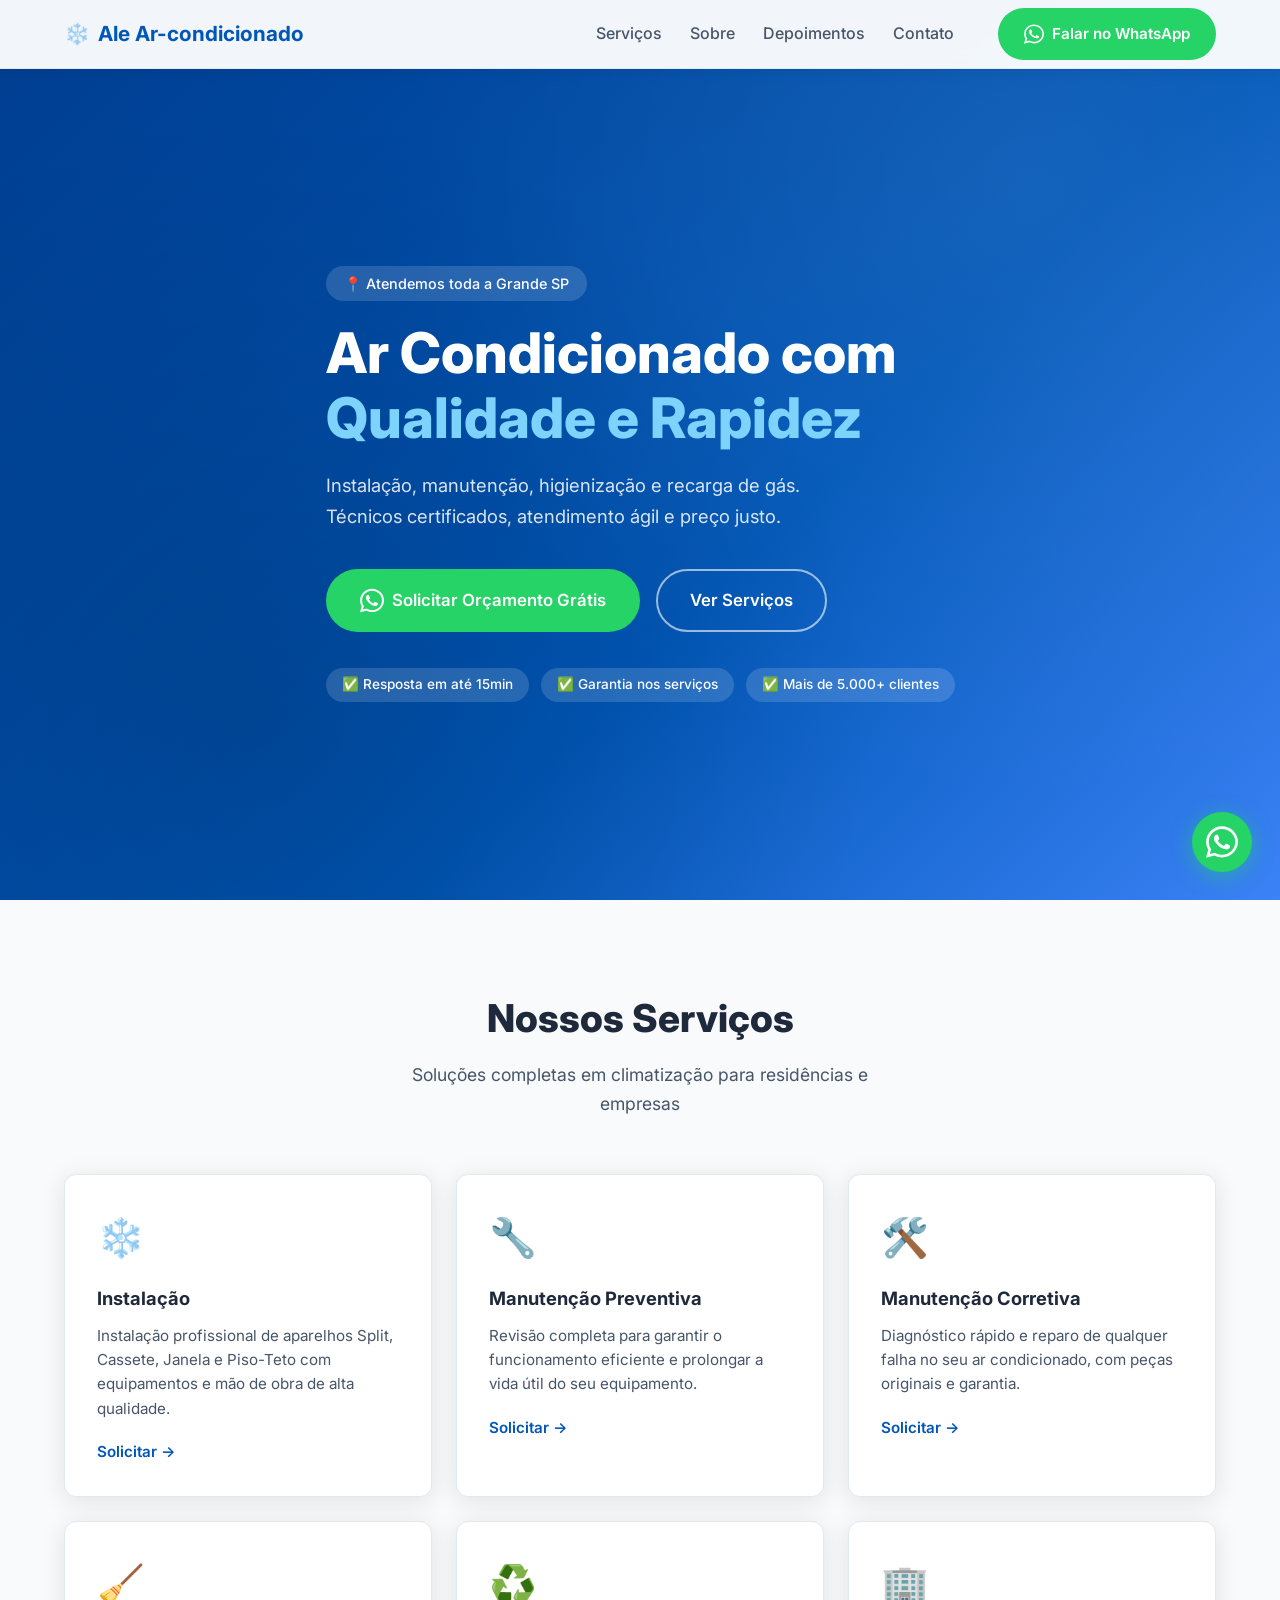
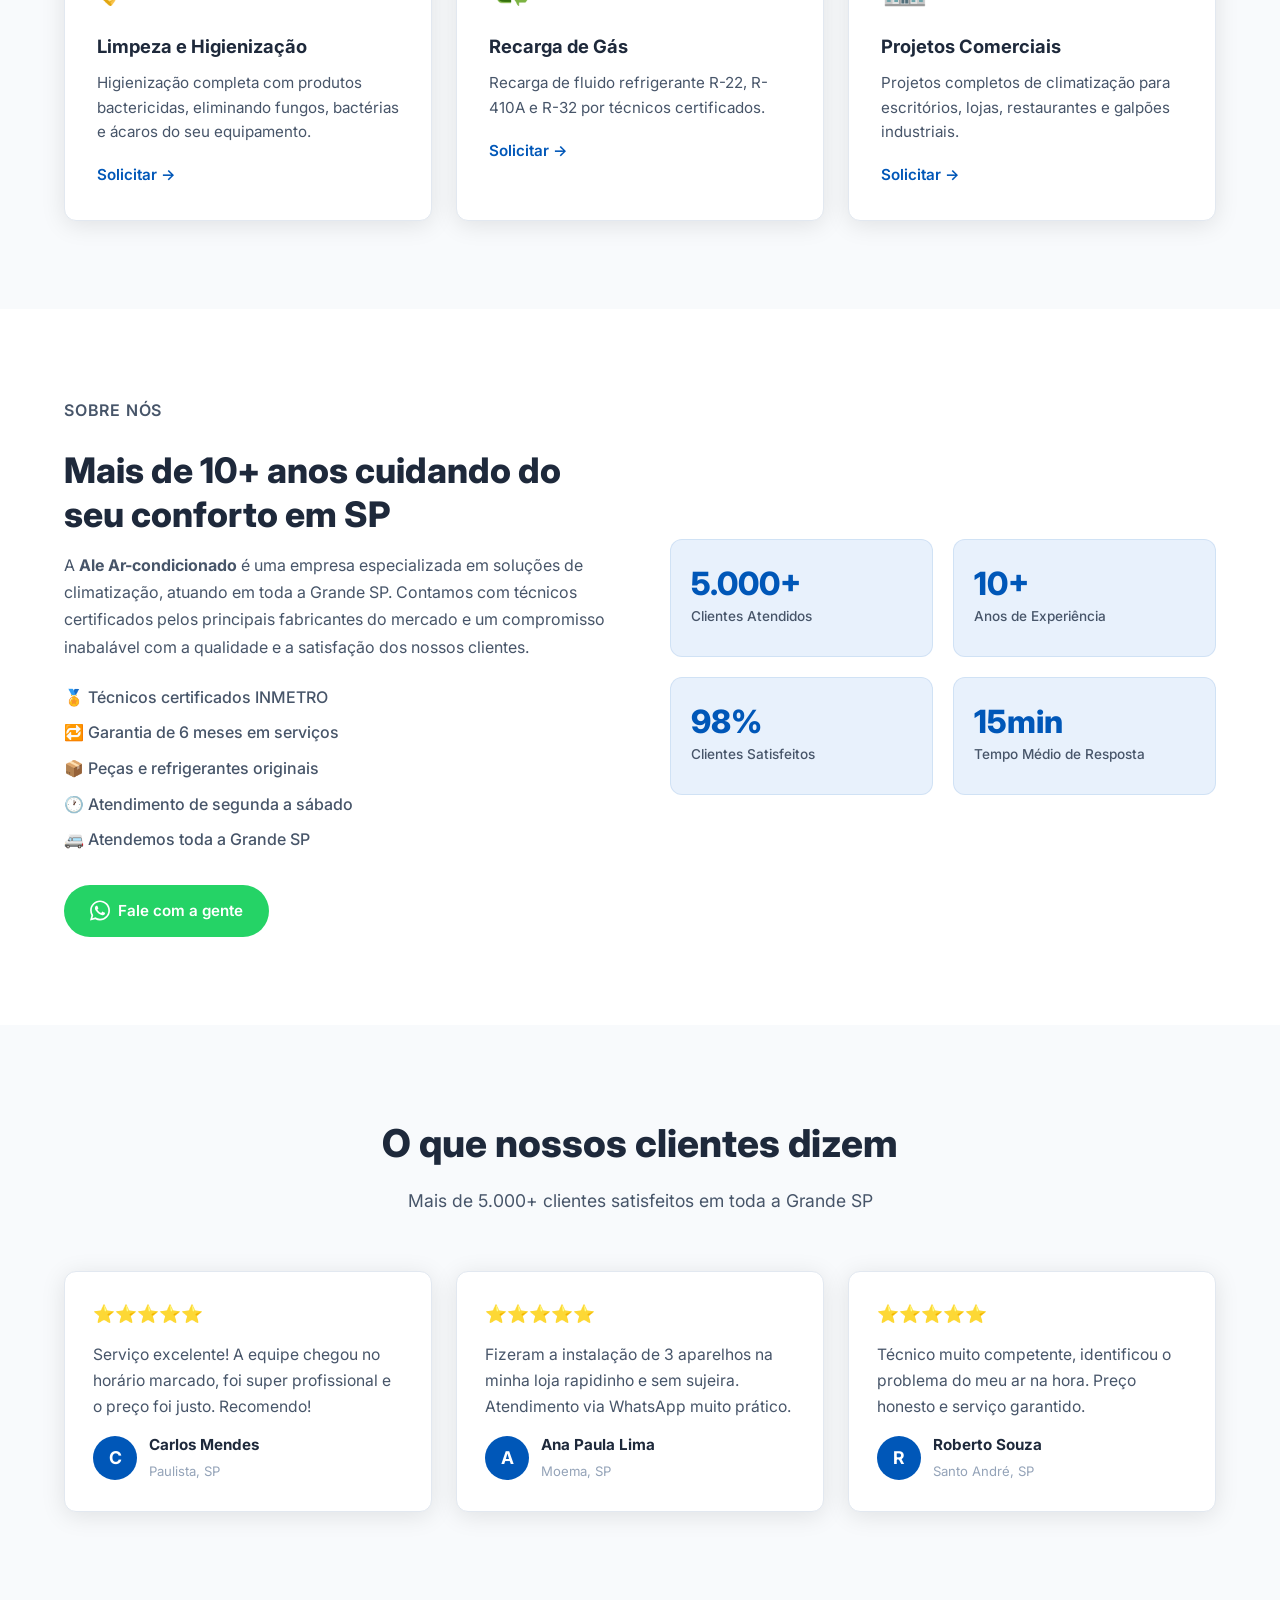
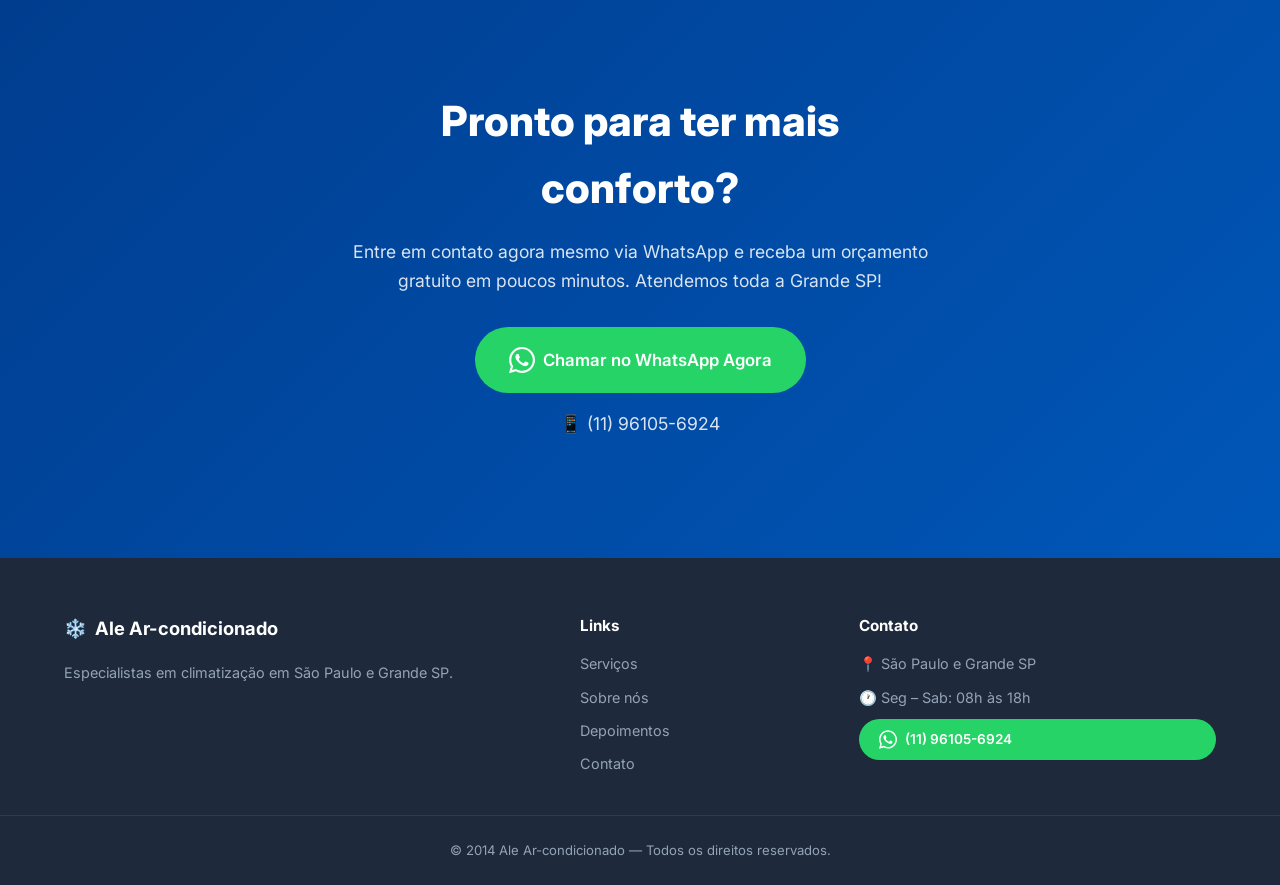
<file: index.html>
<!DOCTYPE html>
<html lang="pt-BR">
<head>
    <meta charset="UTF-8" />
    <meta name="viewport" content="width=device-width, initial-scale=1.0" />
    <title>Ale Ar-condicionado — Instalação e Manutenção em São Paulo</title>
    <meta name="description" content="Ale Ar-condicionado: especialistas em instalação, manutenção e higienização de ar condicionado em São Paulo. Atendimento rápido via WhatsApp." />
    <link rel="preconnect" href="https://fonts.googleapis.com" />
    <link rel="preconnect" href="https://fonts.gstatic.com" crossorigin />
    <link href="https://fonts.googleapis.com/css2?family=Inter:wght@400;500;600;700;800&display=swap" rel="stylesheet" />
    <link rel="stylesheet" href="static/css/style.css" />
</head>
<body>

    <!-- NAVBAR -->
    <header class="navbar">
        <div class="container navbar__inner">
            <a href="#" class="navbar__logo">
                ❄️ <span>Ale Ar-condicionado</span>
            </a>
            <nav class="navbar__links">
                <a href="#servicos">Serviços</a>
                <a href="#sobre">Sobre</a>
                <a href="#depoimentos">Depoimentos</a>
                <a href="#contato">Contato</a>
            </nav>
            <a href="https://wa.me/5511961056924?text=Ol%C3%A1%21%20Gostaria%20de%20solicitar%20um%20or%C3%A7amento%20de%20ar%20condicionado." target="_blank" class="btn btn--whatsapp navbar__cta">
                <img src="static/img/whatsapp.svg" alt="WhatsApp" width="20" />
                Falar no WhatsApp
            </a>
            <button class="navbar__toggle" onclick="toggleMenu()">&#9776;</button>
        </div>
        <nav class="navbar__mobile" id="mobileMenu">
            <a href="#servicos" onclick="toggleMenu()">Serviços</a>
            <a href="#sobre" onclick="toggleMenu()">Sobre</a>
            <a href="#depoimentos" onclick="toggleMenu()">Depoimentos</a>
            <a href="#contato" onclick="toggleMenu()">Contato</a>
        </nav>
    </header>

    <!-- HERO -->
    <section class="hero">
        <div class="hero__bg"></div>
        <div class="container hero__content">
            <p class="hero__tag">📍 Atendemos toda a Grande SP</p>
            <h1 class="hero__title">
                Ar Condicionado com<br />
                <span>Qualidade e Rapidez</span>
            </h1>
            <p class="hero__subtitle">
                Instalação, manutenção, higienização e recarga de gás.<br />
                Técnicos certificados, atendimento ágil e preço justo.
            </p>
            <div class="hero__actions">
                <a href="https://wa.me/5511961056924?text=Ol%C3%A1%21%20Gostaria%20de%20solicitar%20um%20or%C3%A7amento%20de%20ar%20condicionado." target="_blank" class="btn btn--whatsapp btn--lg">
                    <img src="static/img/whatsapp.svg" alt="WhatsApp" width="24" />
                    Solicitar Orçamento Grátis
                </a>
                <a href="#servicos" class="btn btn--outline btn--lg">Ver Serviços</a>
            </div>
            <div class="hero__badges">
                <div class="badge">✅ Resposta em até 15min</div>
                <div class="badge">✅ Garantia nos serviços</div>
                <div class="badge">✅ Mais de 5.000+ clientes</div>
            </div>
        </div>
    </section>

    <!-- SERVIÇOS -->
    <section class="section services" id="servicos">
        <div class="container">
            <div class="section__header">
                <h2>Nossos Serviços</h2>
                <p>Soluções completas em climatização para residências e empresas</p>
            </div>
            <div class="services__grid">
                
                <div class="service-card">
                    <div class="service-card__icon">❄️</div>
                    <h3>Instalação</h3>
                    <p>Instalação profissional de aparelhos Split, Cassete, Janela e Piso-Teto com equipamentos e mão de obra de alta qualidade.</p>
                    <a href="https://wa.me/5511961056924?text=Ol%C3%A1%21%20Gostaria%20de%20solicitar%20um%20or%C3%A7amento%20de%20ar%20condicionado." target="_blank" class="service-card__link">
                        Solicitar →
                    </a>
                </div>
                
                <div class="service-card">
                    <div class="service-card__icon">🔧</div>
                    <h3>Manutenção Preventiva</h3>
                    <p>Revisão completa para garantir o funcionamento eficiente e prolongar a vida útil do seu equipamento.</p>
                    <a href="https://wa.me/5511961056924?text=Ol%C3%A1%21%20Gostaria%20de%20solicitar%20um%20or%C3%A7amento%20de%20ar%20condicionado." target="_blank" class="service-card__link">
                        Solicitar →
                    </a>
                </div>
                
                <div class="service-card">
                    <div class="service-card__icon">🛠️</div>
                    <h3>Manutenção Corretiva</h3>
                    <p>Diagnóstico rápido e reparo de qualquer falha no seu ar condicionado, com peças originais e garantia.</p>
                    <a href="https://wa.me/5511961056924?text=Ol%C3%A1%21%20Gostaria%20de%20solicitar%20um%20or%C3%A7amento%20de%20ar%20condicionado." target="_blank" class="service-card__link">
                        Solicitar →
                    </a>
                </div>
                
                <div class="service-card">
                    <div class="service-card__icon">🧹</div>
                    <h3>Limpeza e Higienização</h3>
                    <p>Higienização completa com produtos bactericidas, eliminando fungos, bactérias e ácaros do seu equipamento.</p>
                    <a href="https://wa.me/5511961056924?text=Ol%C3%A1%21%20Gostaria%20de%20solicitar%20um%20or%C3%A7amento%20de%20ar%20condicionado." target="_blank" class="service-card__link">
                        Solicitar →
                    </a>
                </div>
                
                <div class="service-card">
                    <div class="service-card__icon">♻️</div>
                    <h3>Recarga de Gás</h3>
                    <p>Recarga de fluido refrigerante R-22, R-410A e R-32 por técnicos certificados.</p>
                    <a href="https://wa.me/5511961056924?text=Ol%C3%A1%21%20Gostaria%20de%20solicitar%20um%20or%C3%A7amento%20de%20ar%20condicionado." target="_blank" class="service-card__link">
                        Solicitar →
                    </a>
                </div>
                
                <div class="service-card">
                    <div class="service-card__icon">🏢</div>
                    <h3>Projetos Comerciais</h3>
                    <p>Projetos completos de climatização para escritórios, lojas, restaurantes e galpões industriais.</p>
                    <a href="https://wa.me/5511961056924?text=Ol%C3%A1%21%20Gostaria%20de%20solicitar%20um%20or%C3%A7amento%20de%20ar%20condicionado." target="_blank" class="service-card__link">
                        Solicitar →
                    </a>
                </div>
                
            </div>
        </div>
    </section>

    <!-- SOBRE -->
    <section class="section about" id="sobre">
        <div class="container about__inner">
            <div class="about__text">
                <p class="section__tag">Sobre nós</p>
                <h2>Mais de 10+ anos cuidando do seu conforto em SP</h2>
                <p>
                    A <strong>Ale Ar-condicionado</strong> é uma empresa especializada em soluções de climatização,
                    atuando em toda a Grande SP. Contamos com técnicos certificados
                    pelos principais fabricantes do mercado e um compromisso inabalável com
                    a qualidade e a satisfação dos nossos clientes.
                </p>
                <ul class="about__list">
                    <li>🏅 Técnicos certificados INMETRO</li>
                    <li>🔁 Garantia de 6 meses em serviços</li>
                    <li>📦 Peças e refrigerantes originais</li>
                    <li>🕐 Atendimento de segunda a sábado</li>
                    <li>🚐 Atendemos toda a Grande SP</li>
                </ul>
                <a href="https://wa.me/5511961056924?text=Ol%C3%A1%21%20Gostaria%20de%20solicitar%20um%20or%C3%A7amento%20de%20ar%20condicionado." target="_blank" class="btn btn--whatsapp">
                    <img src="static/img/whatsapp.svg" alt="WhatsApp" width="20" />
                    Fale com a gente
                </a>
            </div>
            <div class="about__stats">
                <div class="stat-card">
                    <span class="stat-card__number">5.000+</span>
                    <span class="stat-card__label">Clientes Atendidos</span>
                </div>
                <div class="stat-card">
                    <span class="stat-card__number">10+</span>
                    <span class="stat-card__label">Anos de Experiência</span>
                </div>
                <div class="stat-card">
                    <span class="stat-card__number">98%</span>
                    <span class="stat-card__label">Clientes Satisfeitos</span>
                </div>
                <div class="stat-card">
                    <span class="stat-card__number">15min</span>
                    <span class="stat-card__label">Tempo Médio de Resposta</span>
                </div>
            </div>
        </div>
    </section>

    <!-- DEPOIMENTOS -->
    <section class="section testimonials" id="depoimentos">
        <div class="container">
            <div class="section__header">
                <h2>O que nossos clientes dizem</h2>
                <p>Mais de 5.000+ clientes satisfeitos em toda a Grande SP</p>
            </div>
            <div class="testimonials__grid">
                
                <div class="testimonial-card">
                    <div class="testimonial-card__stars">
                    ⭐⭐⭐⭐⭐
                    </div>
                    <p>Serviço excelente! A equipe chegou no horário marcado, foi super profissional e o preço foi justo. Recomendo!</p>
                    <div class="testimonial-card__author">
                    <div class="author-avatar">C</div>
                        <div>
                            <strong>Carlos Mendes</strong>
                            <span>Paulista, SP</span>
                        </div>
                    </div>
                </div>
                
                <div class="testimonial-card">
                    <div class="testimonial-card__stars">
                    ⭐⭐⭐⭐⭐
                    </div>
                    <p>Fizeram a instalação de 3 aparelhos na minha loja rapidinho e sem sujeira. Atendimento via WhatsApp muito prático.</p>
                    <div class="testimonial-card__author">
                    <div class="author-avatar">A</div>
                        <div>
                            <strong>Ana Paula Lima</strong>
                            <span>Moema, SP</span>
                        </div>
                    </div>
                </div>
                
                <div class="testimonial-card">
                    <div class="testimonial-card__stars">
                    ⭐⭐⭐⭐⭐
                    </div>
                    <p>Técnico muito competente, identificou o problema do meu ar na hora. Preço honesto e serviço garantido.</p>
                    <div class="testimonial-card__author">
                    <div class="author-avatar">R</div>
                        <div>
                            <strong>Roberto Souza</strong>
                            <span>Santo André, SP</span>
                        </div>
                    </div>
                </div>
                
            </div>
        </div>
    </section>

    <!-- CONTATO / CTA -->
    <section class="section cta" id="contato">
        <div class="container cta__inner">
            <h2>Pronto para ter mais conforto?</h2>
            <p>
                Entre em contato agora mesmo via WhatsApp e receba um orçamento
                gratuito em poucos minutos. Atendemos toda a Grande SP!
            </p>
            <a href="https://wa.me/5511961056924?text=Ol%C3%A1%21%20Gostaria%20de%20solicitar%20um%20or%C3%A7amento%20de%20ar%20condicionado." target="_blank" class="btn btn--whatsapp btn--lg">
                <img src="static/img/whatsapp.svg" alt="WhatsApp" width="26" />
                Chamar no WhatsApp Agora
            </a>
            <p class="cta__number">📱 (11) 96105-6924</p>
        </div>
    </section>

    <!-- FOOTER -->
    <footer class="footer">
        <div class="container footer__inner">
            <div class="footer__brand">
                <span class="navbar__logo">❄️ <span>Ale Ar-condicionado</span></span>
                <p>Especialistas em climatização em São Paulo e Grande SP.</p>
            </div>
            <div class="footer__links">
                <h4>Links</h4>
                <a href="#servicos">Serviços</a>
                <a href="#sobre">Sobre nós</a>
                <a href="#depoimentos">Depoimentos</a>
                <a href="#contato">Contato</a>
            </div>
            <div class="footer__contact">
                <h4>Contato</h4>
                <p>📍 São Paulo e Grande SP</p>
                <p>🕐 Seg – Sab: 08h às 18h</p>
                <a href="https://wa.me/5511961056924?text=Ol%C3%A1%21%20Gostaria%20de%20solicitar%20um%20or%C3%A7amento%20de%20ar%20condicionado." target="_blank" class="btn btn--whatsapp btn--sm">
                    <img src="static/img/whatsapp.svg" alt="WhatsApp" width="18" />
                    (11) 96105-6924
                </a>
            </div>
        </div>
        <p class="footer__copy">© 2014 Ale Ar-condicionado — Todos os direitos reservados.</p>
    </footer>

    <!-- Botão flutuante WhatsApp -->
    <a href="https://wa.me/5511961056924?text=Ol%C3%A1%21%20Gostaria%20de%20solicitar%20um%20or%C3%A7amento%20de%20ar%20condicionado." target="_blank" class="whatsapp-float" aria-label="Falar no WhatsApp">
        <img src="static/img/whatsapp.svg" alt="WhatsApp" width="32" />
    </a>

    <script src="static/js/main.js"></script>
</body>
</html>
</file>
<file: static/css/style.css>
/* =============================================
   RESET & BASE
   ============================================= */
*, *::before, *::after { box-sizing: border-box; margin: 0; padding: 0; }

:root {
    --blue:       #0057b8;
    --blue-dark:  #003d8f;
    --blue-light: #e8f1fc;
    --green:      #25d366;
    --green-dark: #128c7e;
    --white:      #ffffff;
    --gray-50:    #f8fafc;
    --gray-100:   #f1f5f9;
    --gray-200:   #e2e8f0;
    --gray-400:   #94a3b8;
    --gray-600:   #475569;
    --gray-800:   #1e293b;
    --radius:     12px;
    --shadow:     0 4px 24px rgba(0,0,0,0.10);
    --shadow-lg:  0 8px 40px rgba(0,0,0,0.15);
}

html { scroll-behavior: smooth; }

body {
    font-family: 'Inter', sans-serif;
    color: var(--gray-800);
    background: var(--white);
    line-height: 1.6;
}

.container {
    max-width: 1200px;
    margin: 0 auto;
    padding: 0 24px;
}

/* =============================================
   BUTTONS
   ============================================= */
.btn {
    display: inline-flex;
    align-items: center;
    gap: 8px;
    padding: 12px 24px;
    border-radius: 50px;
    font-weight: 600;
    font-size: 0.95rem;
    text-decoration: none;
    cursor: pointer;
    transition: transform 0.2s, box-shadow 0.2s, opacity 0.2s;
    border: 2px solid transparent;
}
.btn:hover { transform: translateY(-2px); box-shadow: var(--shadow-lg); }
.btn--whatsapp {
    background: var(--green);
    color: var(--white);
}
.btn--whatsapp:hover { background: var(--green-dark); }
.btn--outline {
    border-color: rgba(255,255,255,0.6);
    color: var(--white);
    background: transparent;
}
.btn--outline:hover { background: rgba(255,255,255,0.15); }
.btn--lg { padding: 16px 32px; font-size: 1.05rem; }
.btn--sm { padding: 8px 18px; font-size: 0.85rem; }

/* =============================================
   NAVBAR
   ============================================= */
.navbar {
    position: fixed;
    top: 0; left: 0; right: 0;
    z-index: 100;
    background: rgba(255,255,255,0.95);
    backdrop-filter: blur(10px);
    border-bottom: 1px solid var(--gray-200);
    box-shadow: 0 2px 12px rgba(0,0,0,0.07);
}
.navbar__inner {
    display: flex;
    align-items: center;
    gap: 32px;
    height: 68px;
}
.navbar__logo {
    display: flex;
    align-items: center;
    gap: 8px;
    font-size: 1.3rem;
    font-weight: 700;
    color: var(--blue);
    text-decoration: none;
}
.navbar__logo strong { color: var(--gray-800); }
.navbar__links {
    display: flex;
    gap: 28px;
    margin-left: auto;
}
.navbar__links a {
    color: var(--gray-600);
    text-decoration: none;
    font-weight: 500;
    transition: color 0.2s;
}
.navbar__links a:hover { color: var(--blue); }
.navbar__cta { margin-left: 12px; }
.navbar__toggle {
    display: none;
    background: none;
    border: none;
    font-size: 1.6rem;
    cursor: pointer;
    color: var(--gray-800);
    margin-left: auto;
}
.navbar__mobile {
    display: none;
    flex-direction: column;
    padding: 12px 24px 20px;
    gap: 14px;
    background: var(--white);
    border-top: 1px solid var(--gray-200);
}
.navbar__mobile a {
    color: var(--gray-800);
    text-decoration: none;
    font-weight: 500;
    font-size: 1.05rem;
}
.navbar__mobile.open { display: flex; }

@media (max-width: 768px) {
    .navbar__links, .navbar__cta { display: none; }
    .navbar__toggle { display: block; }
}

/* =============================================
   HERO
   ============================================= */
.hero {
    position: relative;
    min-height: 100vh;
    display: flex;
    align-items: center;
    padding-top: 68px;
    overflow: hidden;
    background: linear-gradient(135deg, var(--blue-dark) 0%, var(--blue) 60%, #3b82f6 100%);
}
.hero__bg {
    position: absolute;
    inset: 0;
    background:
        radial-gradient(circle at 80% 20%, rgba(255,255,255,0.08) 0%, transparent 50%),
        radial-gradient(circle at 20% 80%, rgba(0,0,0,0.15) 0%, transparent 50%);
}
.hero__content {
    position: relative;
    padding: 80px 0;
    max-width: 680px;
}
.hero__tag {
    display: inline-block;
    background: rgba(255,255,255,0.15);
    color: var(--white);
    border-radius: 50px;
    padding: 6px 18px;
    font-size: 0.9rem;
    font-weight: 500;
    margin-bottom: 20px;
}
.hero__title {
    font-size: clamp(2.2rem, 5vw, 3.5rem);
    font-weight: 800;
    color: var(--white);
    line-height: 1.15;
    margin-bottom: 20px;
}
.hero__title span {
    color: #7dd3fc;
}
.hero__subtitle {
    font-size: 1.15rem;
    color: rgba(255,255,255,0.85);
    margin-bottom: 36px;
    line-height: 1.7;
}
.hero__actions {
    display: flex;
    gap: 16px;
    flex-wrap: wrap;
    margin-bottom: 36px;
}
.hero__badges {
    display: flex;
    gap: 12px;
    flex-wrap: wrap;
}
.badge {
    display: inline-flex;
    align-items: center;
    background: rgba(255,255,255,0.15);
    color: var(--white);
    border-radius: 50px;
    padding: 6px 16px;
    font-size: 0.85rem;
    font-weight: 500;
}

/* =============================================
   SECTIONS
   ============================================= */
.section { padding: 88px 0; }
.section__header {
    text-align: center;
    margin-bottom: 56px;
}
.section__header h2 {
    font-size: clamp(1.8rem, 3vw, 2.4rem);
    font-weight: 800;
    color: var(--gray-800);
    margin-bottom: 12px;
}
.section__header p {
    color: var(--gray-600);
    font-size: 1.1rem;
    max-width: 520px;
    margin: 0 auto;
}
.section__tag {
    display: inline-block;
    color: var(--blue);
    font-weight: 600;
    font-size: 0.9rem;
    letter-spacing: 0.05em;
    text-transform: uppercase;
    margin-bottom: 12px;
}

/* =============================================
   SERVICES
   ============================================= */
.services { background: var(--gray-50); }
.services__grid {
    display: grid;
    grid-template-columns: repeat(auto-fill, minmax(300px, 1fr));
    gap: 24px;
}
.service-card {
    background: var(--white);
    border-radius: var(--radius);
    padding: 32px;
    box-shadow: var(--shadow);
    transition: transform 0.2s, box-shadow 0.2s;
    border: 1px solid var(--gray-200);
}
.service-card:hover {
    transform: translateY(-4px);
    box-shadow: var(--shadow-lg);
}
.service-card__icon {
    font-size: 2.4rem;
    margin-bottom: 16px;
}
.service-card h3 {
    font-size: 1.15rem;
    font-weight: 700;
    margin-bottom: 10px;
    color: var(--gray-800);
}
.service-card p {
    color: var(--gray-600);
    font-size: 0.95rem;
    line-height: 1.6;
    margin-bottom: 18px;
}
.service-card__link {
    color: var(--blue);
    font-weight: 600;
    text-decoration: none;
    font-size: 0.95rem;
    transition: gap 0.2s;
}
.service-card__link:hover { text-decoration: underline; }

/* =============================================
   ABOUT
   ============================================= */
.about { background: var(--white); }
.about__inner {
    display: grid;
    grid-template-columns: 1fr 1fr;
    gap: 60px;
    align-items: center;
}
.about__text h2 {
    font-size: clamp(1.6rem, 3vw, 2.2rem);
    font-weight: 800;
    color: var(--gray-800);
    margin-bottom: 16px;
    line-height: 1.25;
}
.about__text > p {
    color: var(--gray-600);
    font-size: 1rem;
    line-height: 1.7;
    margin-bottom: 24px;
}
.about__list {
    list-style: none;
    display: flex;
    flex-direction: column;
    gap: 10px;
    margin-bottom: 32px;
}
.about__list li {
    color: var(--gray-700, var(--gray-600));
    font-weight: 500;
}
.about__stats {
    display: grid;
    grid-template-columns: 1fr 1fr;
    gap: 20px;
}
.stat-card {
    background: var(--blue-light);
    border-radius: var(--radius);
    padding: 28px 20px;
    display: flex;
    flex-direction: column;
    gap: 6px;
    border: 1px solid rgba(0,87,184,0.1);
    transition: transform 0.2s;
}
.stat-card:hover { transform: translateY(-3px); }
.stat-card__number {
    font-size: 2rem;
    font-weight: 800;
    color: var(--blue);
    line-height: 1;
}
.stat-card__label {
    font-size: 0.85rem;
    color: var(--gray-600);
    font-weight: 500;
}

@media (max-width: 900px) {
    .about__inner { grid-template-columns: 1fr; }
}

/* =============================================
   TESTIMONIALS
   ============================================= */
.testimonials { background: var(--gray-50); }
.testimonials__grid {
    display: grid;
    grid-template-columns: repeat(auto-fill, minmax(300px, 1fr));
    gap: 24px;
}
.testimonial-card {
    background: var(--white);
    border-radius: var(--radius);
    padding: 28px;
    box-shadow: var(--shadow);
    border: 1px solid var(--gray-200);
    display: flex;
    flex-direction: column;
    gap: 14px;
}
.testimonial-card__stars { font-size: 1.1rem; }
.testimonial-card p {
    color: var(--gray-600);
    font-size: 0.98rem;
    line-height: 1.65;
    flex: 1;
}
.testimonial-card__author {
    display: flex;
    align-items: center;
    gap: 12px;
}
.author-avatar {
    width: 44px;
    height: 44px;
    border-radius: 50%;
    background: var(--blue);
    color: var(--white);
    display: flex;
    align-items: center;
    justify-content: center;
    font-weight: 700;
    font-size: 1.1rem;
    flex-shrink: 0;
}
.testimonial-card__author strong {
    display: block;
    font-size: 0.95rem;
    color: var(--gray-800);
}
.testimonial-card__author span {
    font-size: 0.82rem;
    color: var(--gray-400);
}

/* =============================================
   CTA
   ============================================= */
.cta {
    background: linear-gradient(135deg, var(--blue-dark), var(--blue));
    text-align: center;
}
.cta__inner { max-width: 640px; margin: 0 auto; }
.cta h2 {
    font-size: clamp(1.8rem, 4vw, 2.6rem);
    font-weight: 800;
    color: var(--white);
    margin-bottom: 16px;
}
.cta > .container > p, .cta p {
    color: rgba(255,255,255,0.85);
    font-size: 1.1rem;
    line-height: 1.65;
    margin-bottom: 32px;
}
.cta__number {
    margin-top: 16px;
    color: rgba(255,255,255,0.75);
    font-size: 1rem;
}

/* =============================================
   FOOTER
   ============================================= */
.footer {
    background: var(--gray-800);
    color: var(--gray-400);
    padding: 56px 0 24px;
}
.footer__inner {
    display: grid;
    grid-template-columns: 2fr 1fr 1.5fr;
    gap: 40px;
    margin-bottom: 40px;
}
.footer__brand .navbar__logo {
    color: var(--white);
    font-size: 1.15rem;
    margin-bottom: 10px;
    display: inline-flex;
}
.footer__brand p {
    font-size: 0.9rem;
    margin-top: 8px;
    line-height: 1.5;
}
.footer__links, .footer__contact {
    display: flex;
    flex-direction: column;
    gap: 10px;
}
.footer__links h4, .footer__contact h4 {
    color: var(--white);
    font-size: 0.95rem;
    font-weight: 700;
    margin-bottom: 4px;
}
.footer__links a {
    color: var(--gray-400);
    text-decoration: none;
    font-size: 0.9rem;
    transition: color 0.2s;
}
.footer__links a:hover { color: var(--white); }
.footer__contact p { font-size: 0.9rem; }
.footer__copy {
    text-align: center;
    font-size: 0.82rem;
    padding-top: 24px;
    border-top: 1px solid rgba(255,255,255,0.08);
}

@media (max-width: 768px) {
    .footer__inner { grid-template-columns: 1fr; }
}

/* =============================================
   WHATSAPP FLOAT
   ============================================= */
.whatsapp-float {
    position: fixed;
    bottom: 28px;
    right: 28px;
    width: 60px;
    height: 60px;
    background: var(--green);
    border-radius: 50%;
    display: flex;
    align-items: center;
    justify-content: center;
    box-shadow: 0 4px 20px rgba(37,211,102,0.5);
    transition: transform 0.2s, box-shadow 0.2s;
    z-index: 200;
}
.whatsapp-float:hover {
    transform: scale(1.1);
    box-shadow: 0 8px 30px rgba(37,211,102,0.6);
}

/* =============================================
   RESPONSIVE
   ============================================= */
@media (max-width: 640px) {
    .hero__actions { flex-direction: column; }
    .hero__actions .btn { width: 100%; justify-content: center; }
    .services__grid { grid-template-columns: 1fr; }
    .testimonials__grid { grid-template-columns: 1fr; }
    .about__stats { grid-template-columns: 1fr 1fr; }
}
</file>
